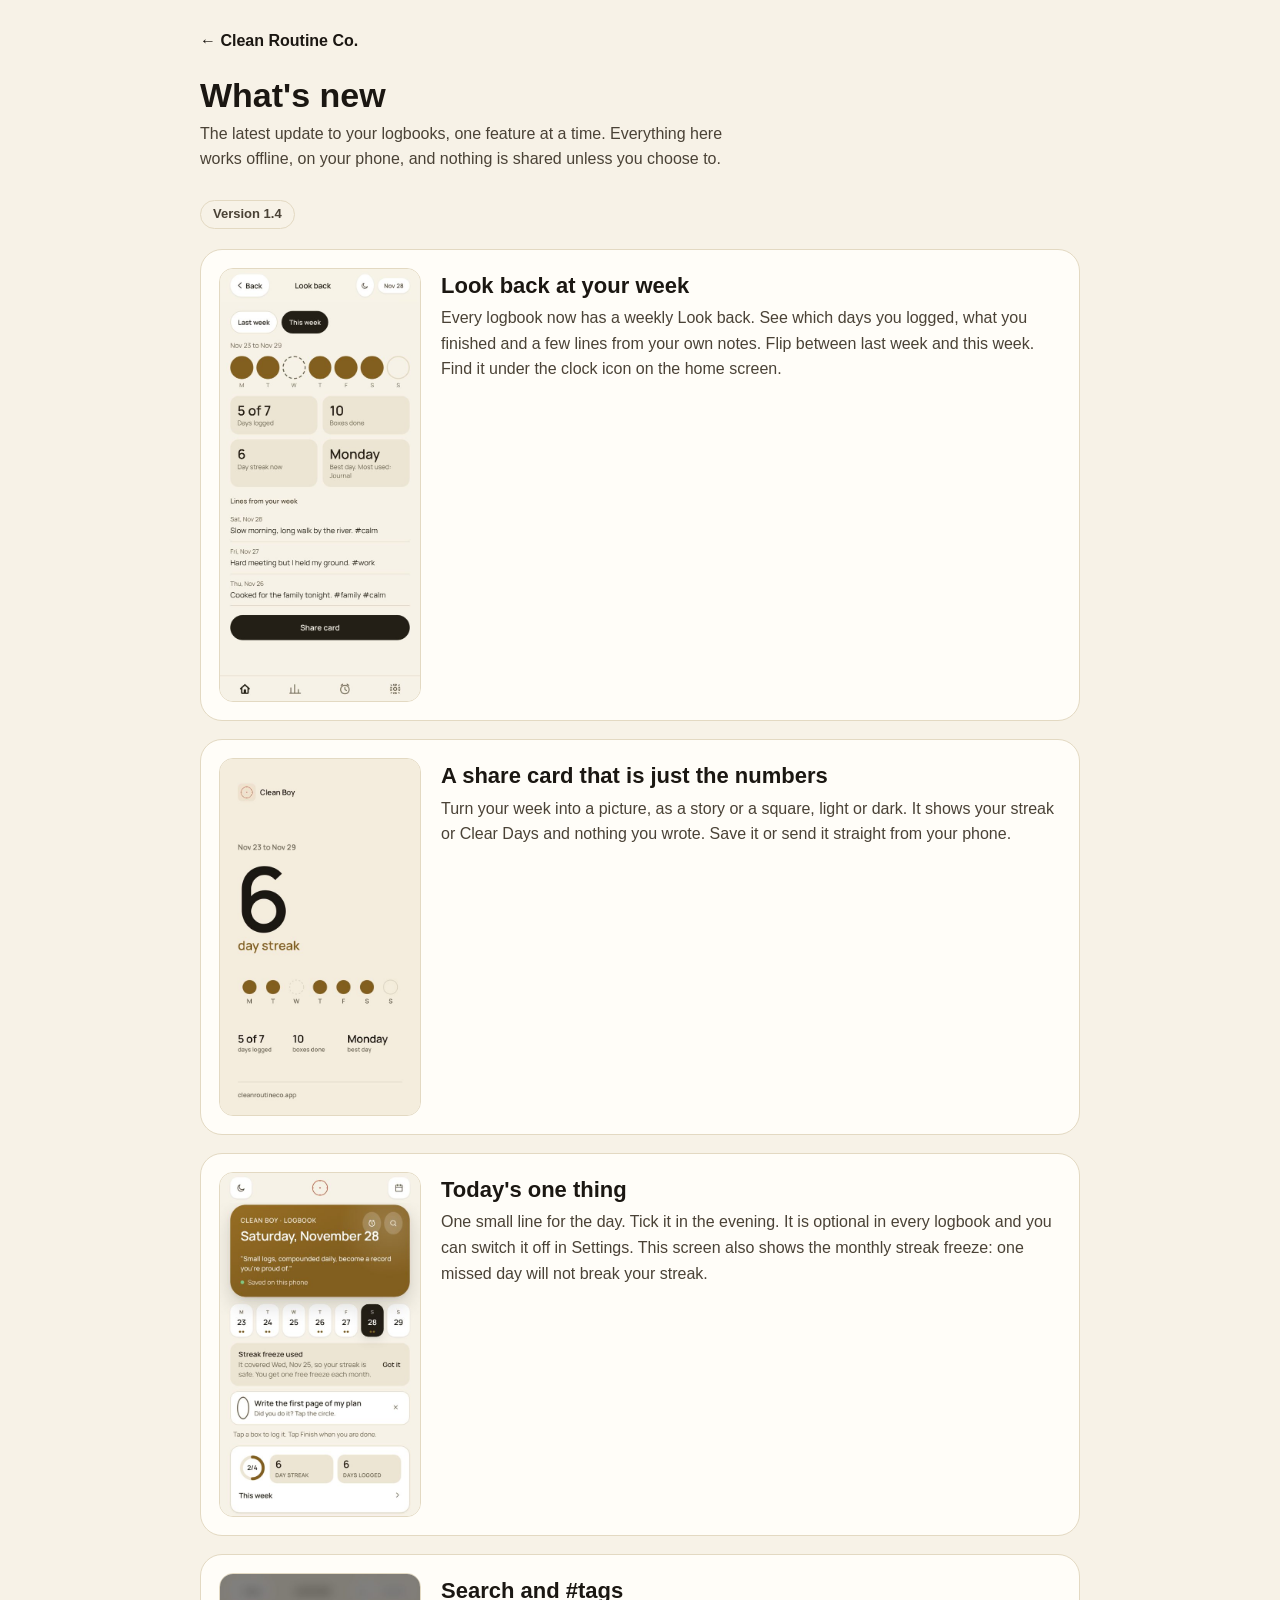
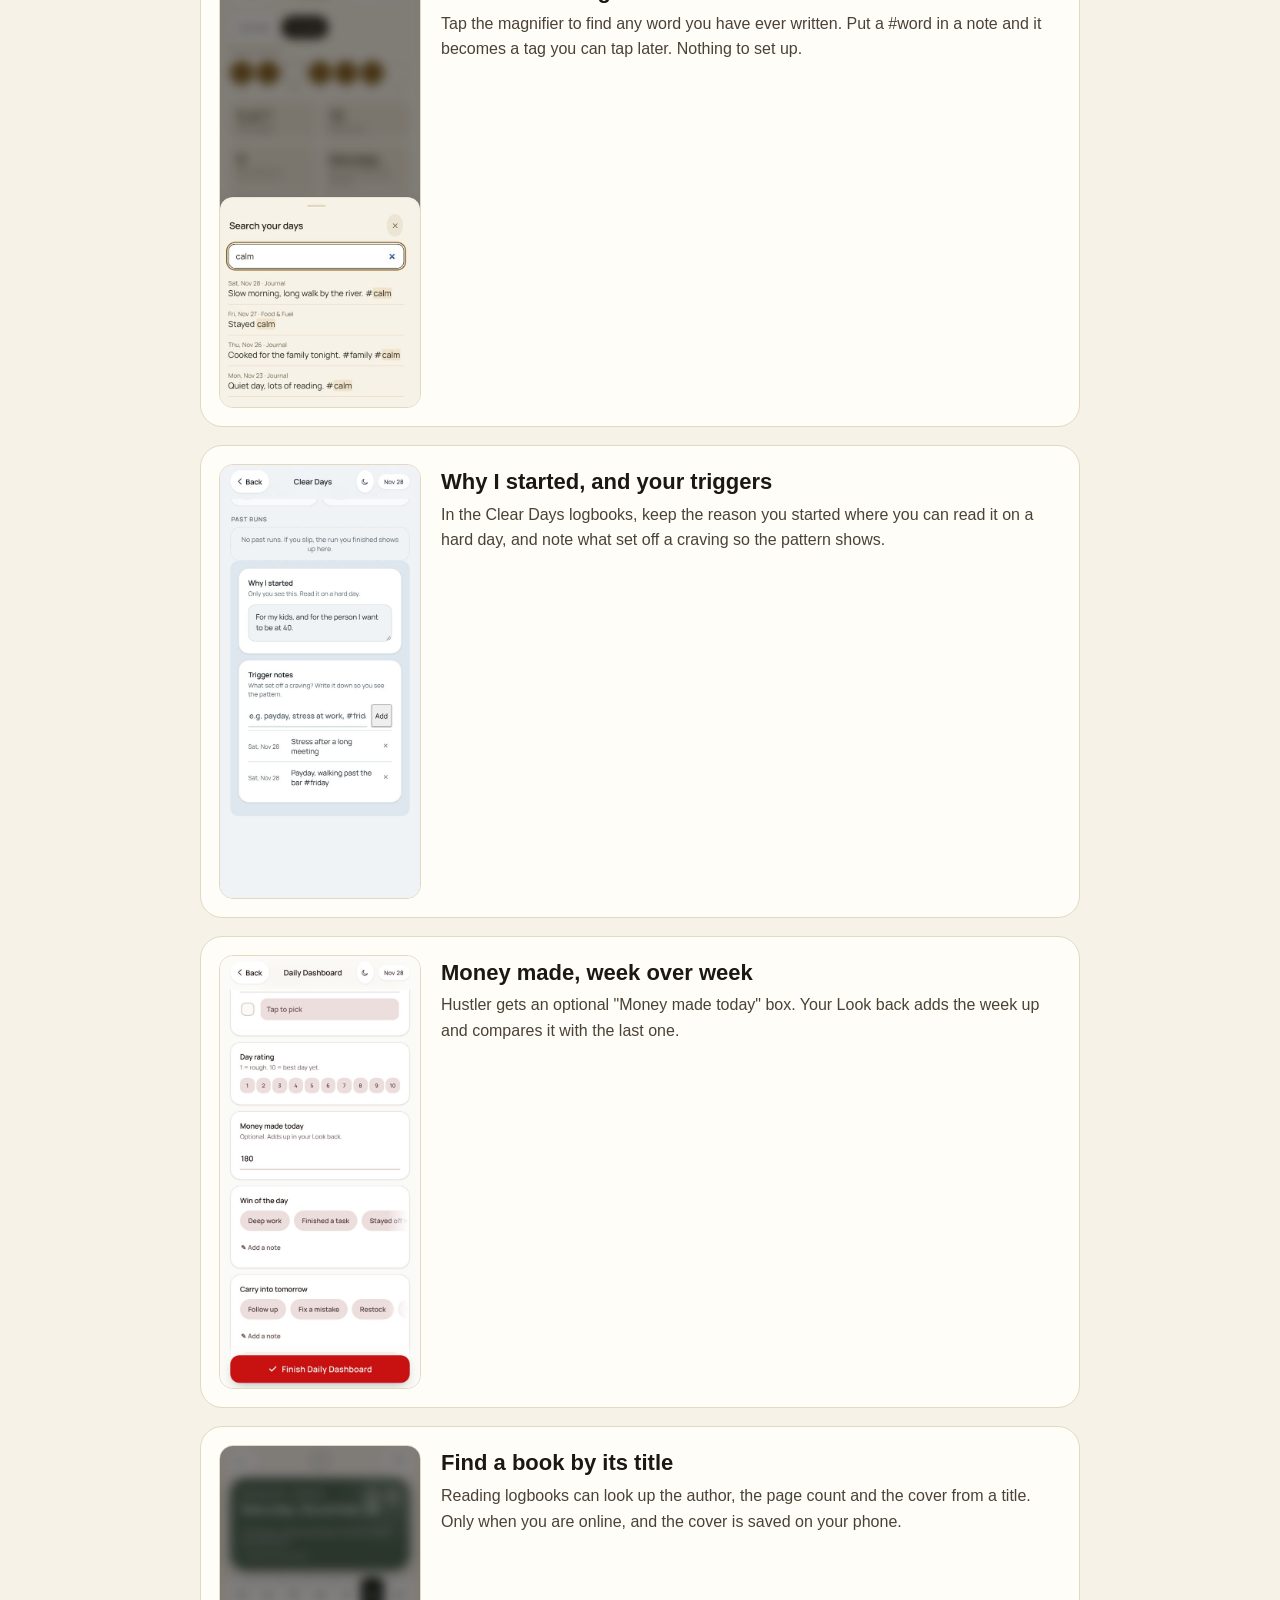
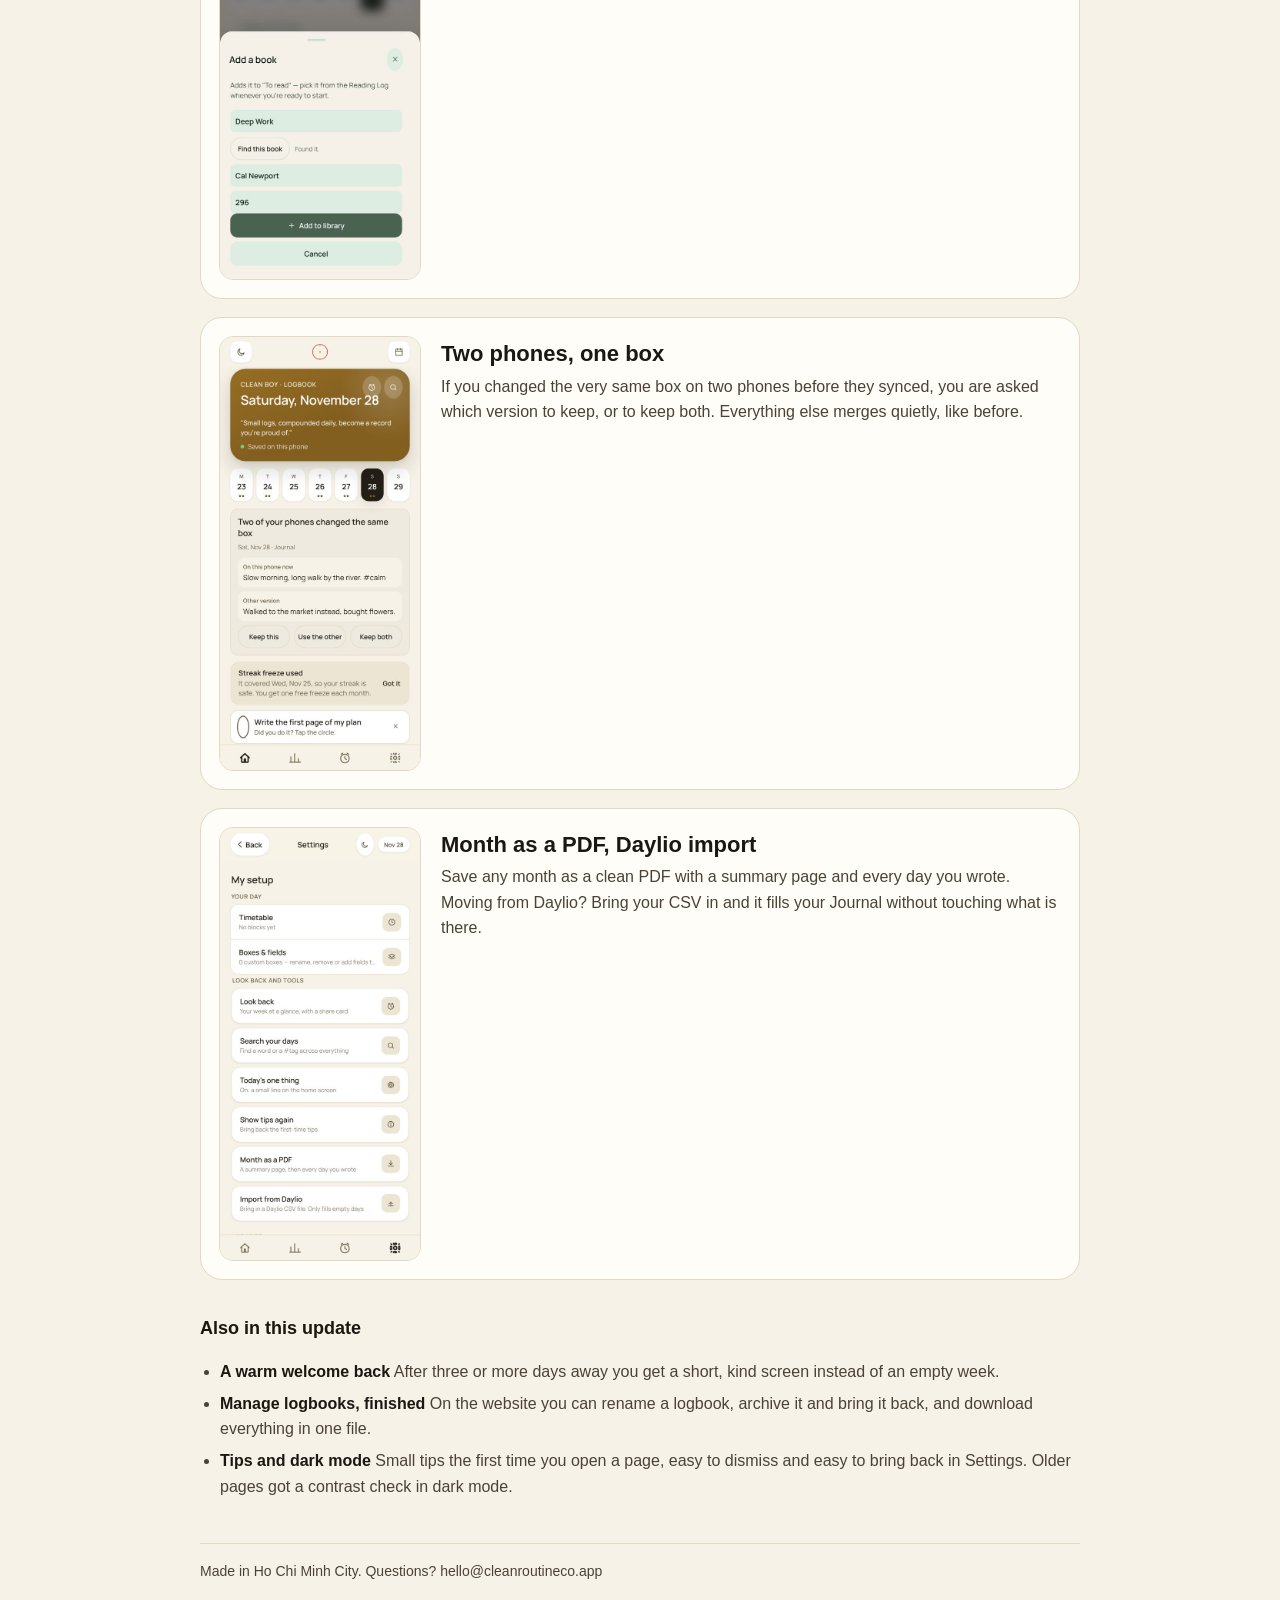
<file: whatsnew/index.html>
<!doctype html><html lang="en"><head><meta charset="utf-8"><meta name="viewport" content="width=device-width,initial-scale=1"><meta http-equiv="Content-Security-Policy" content="default-src 'none'; style-src 'unsafe-inline'; script-src 'unsafe-inline'; img-src 'self' data:; base-uri 'none'; form-action 'none'; object-src 'none'"><title>What's new | Clean Routine Co.</title><meta name="description" content="What is new in the Clean Routine Co. logbooks: Look back, share cards, search, streak freeze and more."><meta name="robots" content="index,follow">
<style>:root{--bg:#F7F2E7;--ink:#1B1712;--soft:#4A4236;--line:#E3D9C2;--card:#FFFDF8}@media(prefers-color-scheme:dark){:root{--bg:#141110;--ink:#F3EEE3;--soft:#C9C0AE;--line:#2D2823;--card:#1C1815}}
body{margin:0;background:var(--bg);color:var(--ink);font:16px/1.6 -apple-system,Segoe UI,Helvetica,Arial,sans-serif}.w{max-width:880px;margin:0 auto;padding:28px 20px 64px}a{color:inherit}header a{font-weight:700;text-decoration:none}
h1{font-size:34px;line-height:1.15;margin:22px 0 6px}.lead{color:var(--soft);max-width:60ch;margin:0 0 28px}.ver{display:inline-block;font-size:13px;font-weight:700;border:1px solid var(--line);border-radius:999px;padding:3px 12px;color:var(--soft)}
.g{display:grid;gap:18px;grid-template-columns:1fr}.c{display:grid;grid-template-columns:200px 1fr;gap:22px;align-items:start;background:var(--card);border:1px solid var(--line);border-radius:22px;padding:18px}.c img{width:100%;height:auto;border-radius:14px;border:1px solid var(--line);display:block}.c h2{font-size:22px;margin:4px 0 6px;line-height:1.25}.c p{margin:0;color:var(--soft)}
h3{font-size:18px;margin:34px 0 8px}ul{padding-left:20px;color:var(--soft)}li{margin:6px 0}li b{color:var(--ink)}footer{margin-top:44px;padding-top:16px;border-top:1px solid var(--line);font-size:14px;color:var(--soft)}
@media(max-width:620px){.c{grid-template-columns:1fr}.c img{max-width:260px}h1{font-size:28px}}</style></head><body><div class="w"><header><a href="../">&larr; Clean Routine Co.</a></header>
<h1>What's new</h1><p class="lead">The latest update to your logbooks, one feature at a time. Everything here works offline, on your phone, and nothing is shared unless you choose to.</p><span class="ver">Version 1.4</span>
<div class="g" style="margin-top:20px"><article class="c"><img src="look-back.jpg" alt="Look back at your week" loading="lazy" width="520"><div><h2>Look back at your week</h2><p>Every logbook now has a weekly Look back. See which days you logged, what you finished and a few lines from your own notes. Flip between last week and this week. Find it under the clock icon on the home screen.</p></div></article><article class="c"><img src="share-card.jpg" alt="A share card that is just the numbers" loading="lazy" width="520"><div><h2>A share card that is just the numbers</h2><p>Turn your week into a picture, as a story or a square, light or dark. It shows your streak or Clear Days and nothing you wrote. Save it or send it straight from your phone.</p></div></article><article class="c"><img src="one-thing.jpg" alt="Today&#x27;s one thing" loading="lazy" width="520"><div><h2>Today&#x27;s one thing</h2><p>One small line for the day. Tick it in the evening. It is optional in every logbook and you can switch it off in Settings. This screen also shows the monthly streak freeze: one missed day will not break your streak.</p></div></article><article class="c"><img src="search.jpg" alt="Search and #tags" loading="lazy" width="520"><div><h2>Search and #tags</h2><p>Tap the magnifier to find any word you have ever written. Put a #word in a note and it becomes a tag you can tap later. Nothing to set up.</p></div></article><article class="c"><img src="clear-days.jpg" alt="Why I started, and your triggers" loading="lazy" width="520"><div><h2>Why I started, and your triggers</h2><p>In the Clear Days logbooks, keep the reason you started where you can read it on a hard day, and note what set off a craving so the pattern shows.</p></div></article><article class="c"><img src="money.jpg" alt="Money made, week over week" loading="lazy" width="520"><div><h2>Money made, week over week</h2><p>Hustler gets an optional &quot;Money made today&quot; box. Your Look back adds the week up and compares it with the last one.</p></div></article><article class="c"><img src="books.jpg" alt="Find a book by its title" loading="lazy" width="520"><div><h2>Find a book by its title</h2><p>Reading logbooks can look up the author, the page count and the cover from a title. Only when you are online, and the cover is saved on your phone.</p></div></article><article class="c"><img src="conflict.jpg" alt="Two phones, one box" loading="lazy" width="520"><div><h2>Two phones, one box</h2><p>If you changed the very same box on two phones before they synced, you are asked which version to keep, or to keep both. Everything else merges quietly, like before.</p></div></article><article class="c"><img src="tools.jpg" alt="Month as a PDF, Daylio import" loading="lazy" width="520"><div><h2>Month as a PDF, Daylio import</h2><p>Save any month as a clean PDF with a summary page and every day you wrote. Moving from Daylio? Bring your CSV in and it fills your Journal without touching what is there.</p></div></article></div><h3>Also in this update</h3><ul><li><b>A warm welcome back</b> After three or more days away you get a short, kind screen instead of an empty week.</li><li><b>Manage logbooks, finished</b> On the website you can rename a logbook, archive it and bring it back, and download everything in one file.</li><li><b>Tips and dark mode</b> Small tips the first time you open a page, easy to dismiss and easy to bring back in Settings. Older pages got a contrast check in dark mode.</li></ul><footer>Made in Ho Chi Minh City. Questions? hello@cleanroutineco.app</footer></div>
<script>try{localStorage.setItem('cr-wn','1.4')}catch(e){}</script></body></html>
</file>
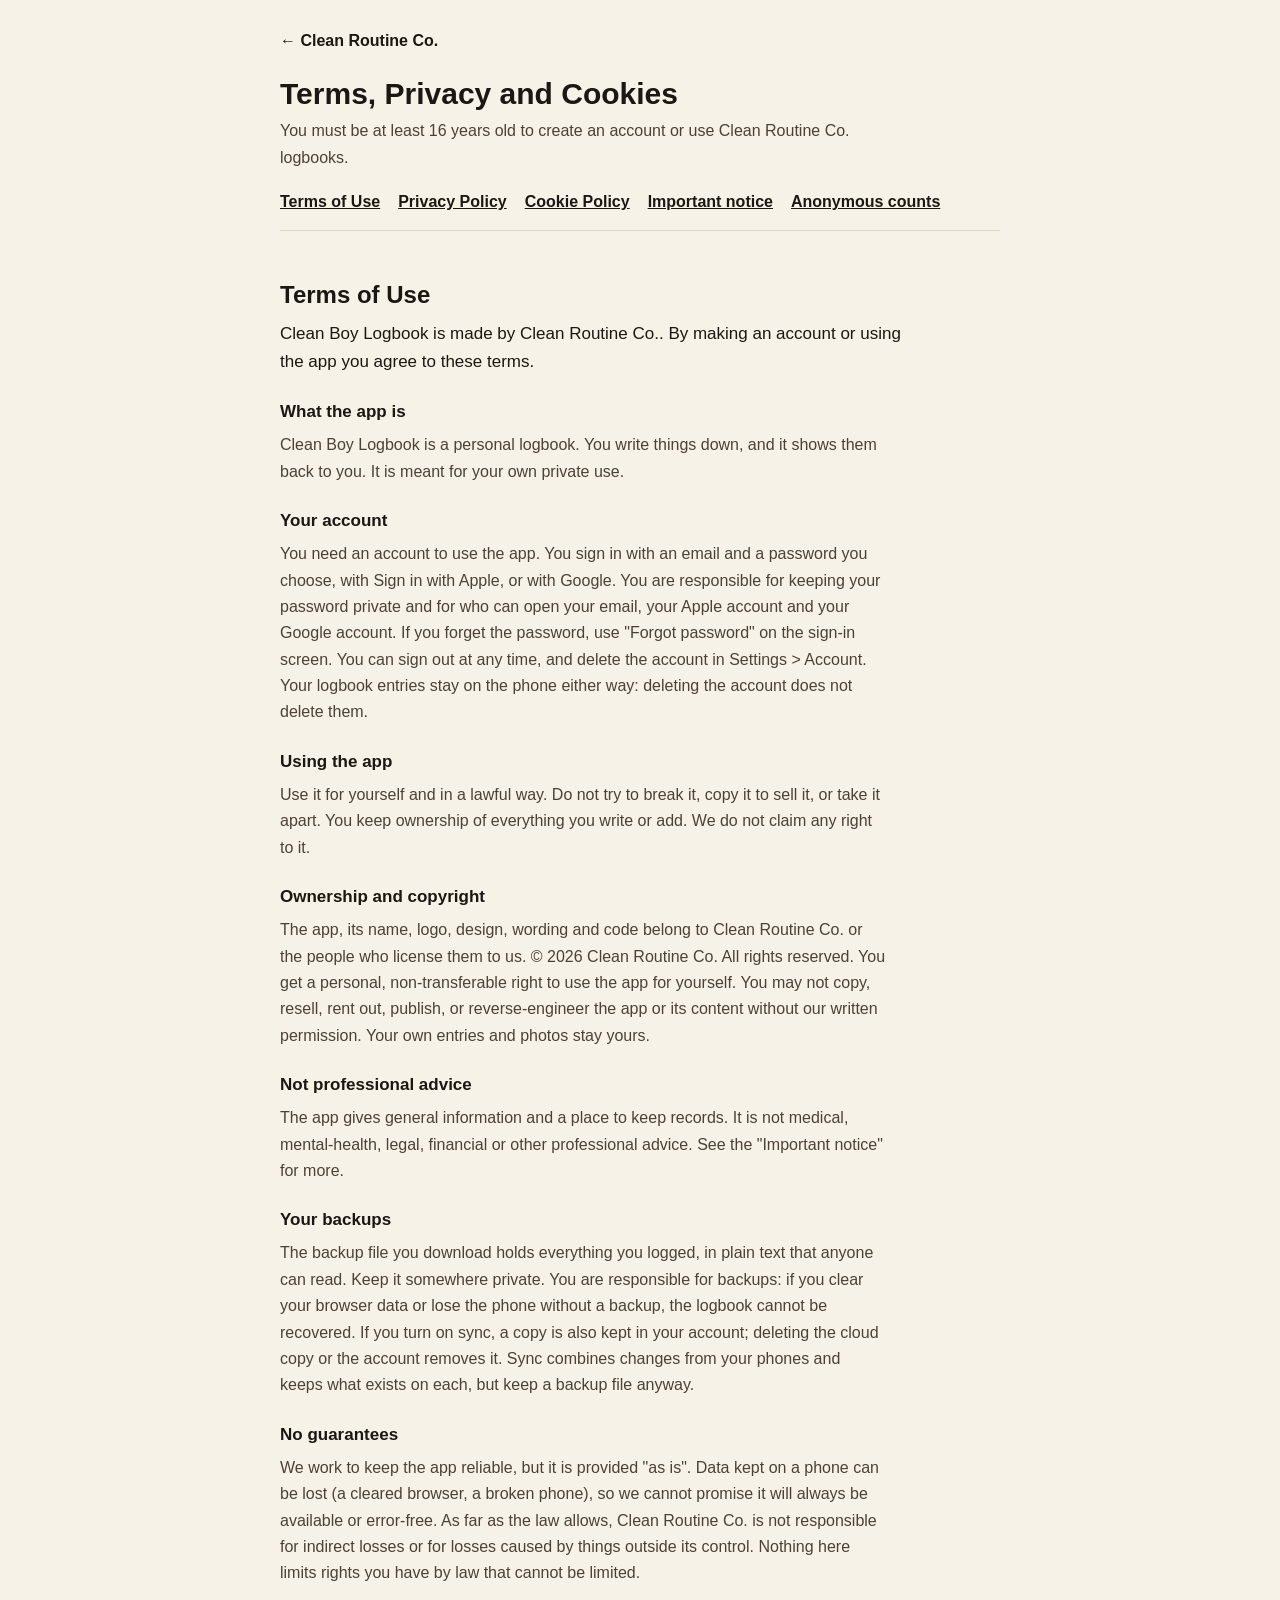
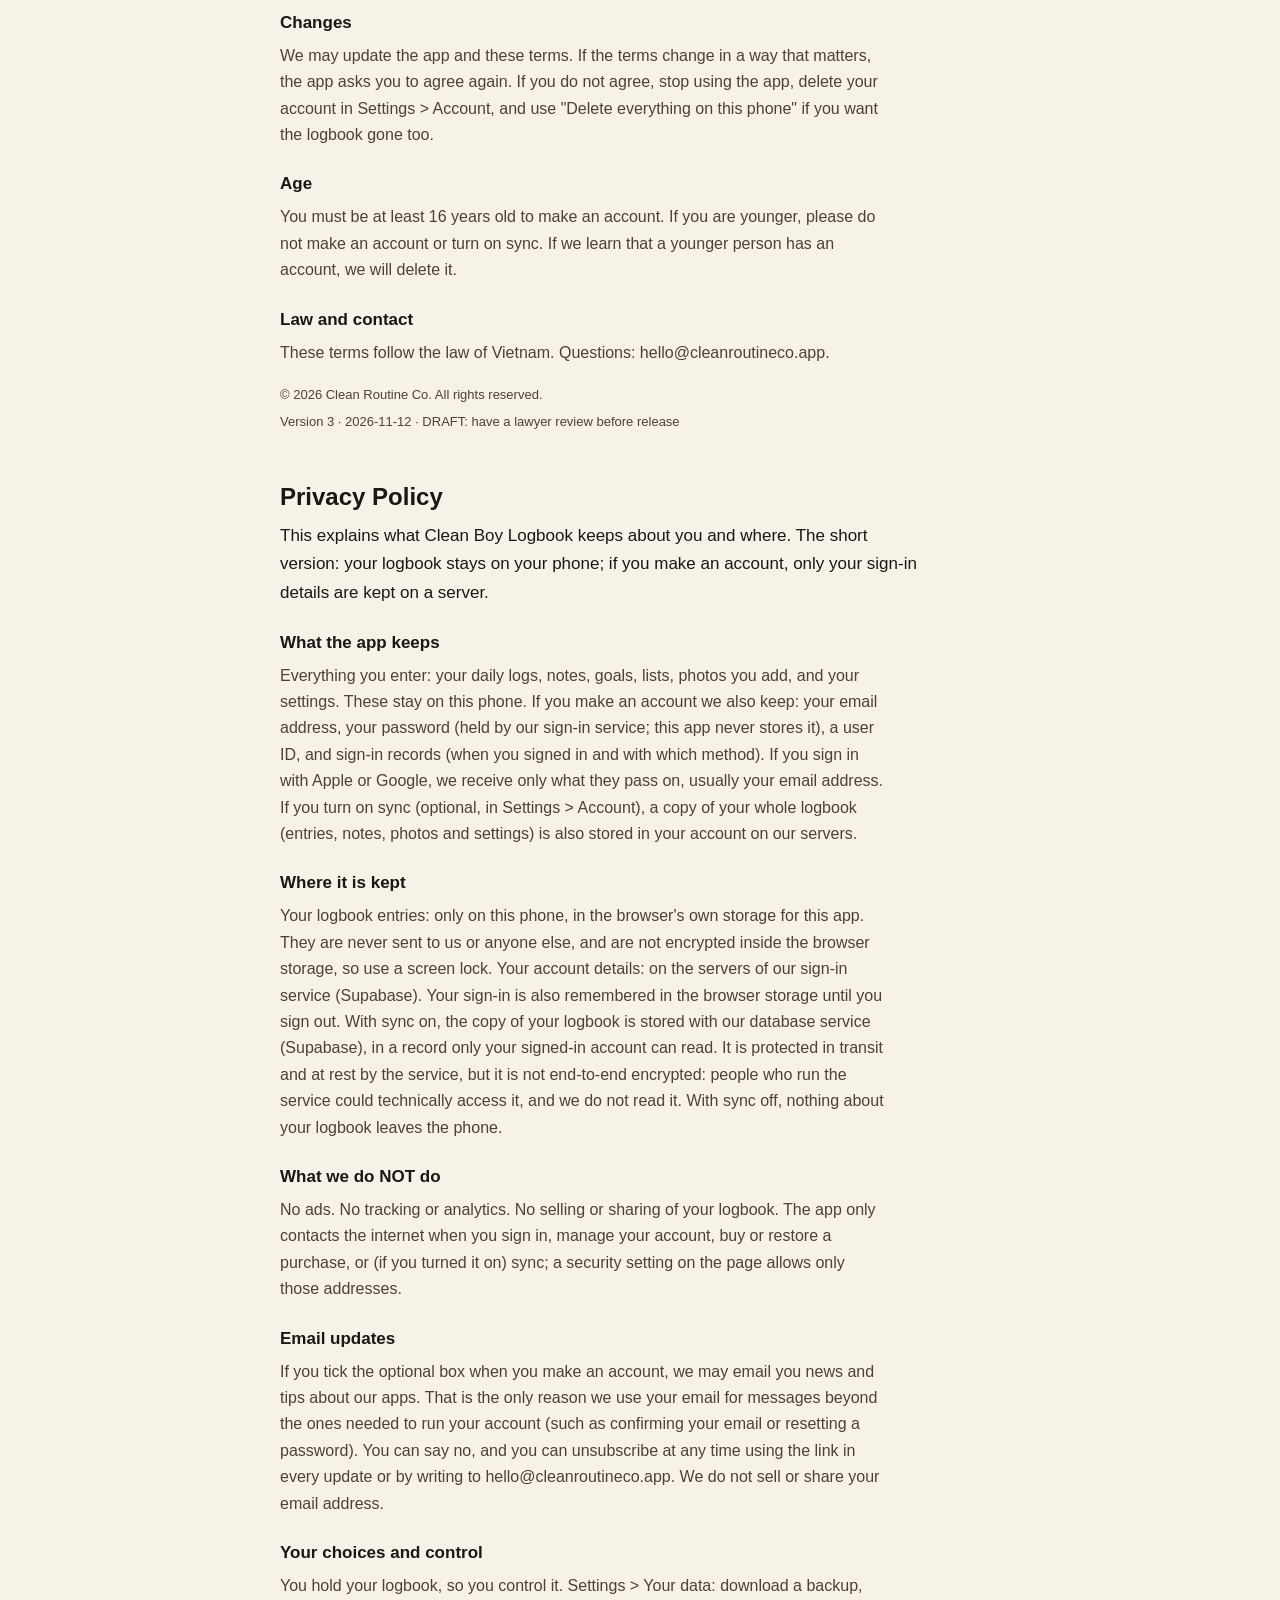
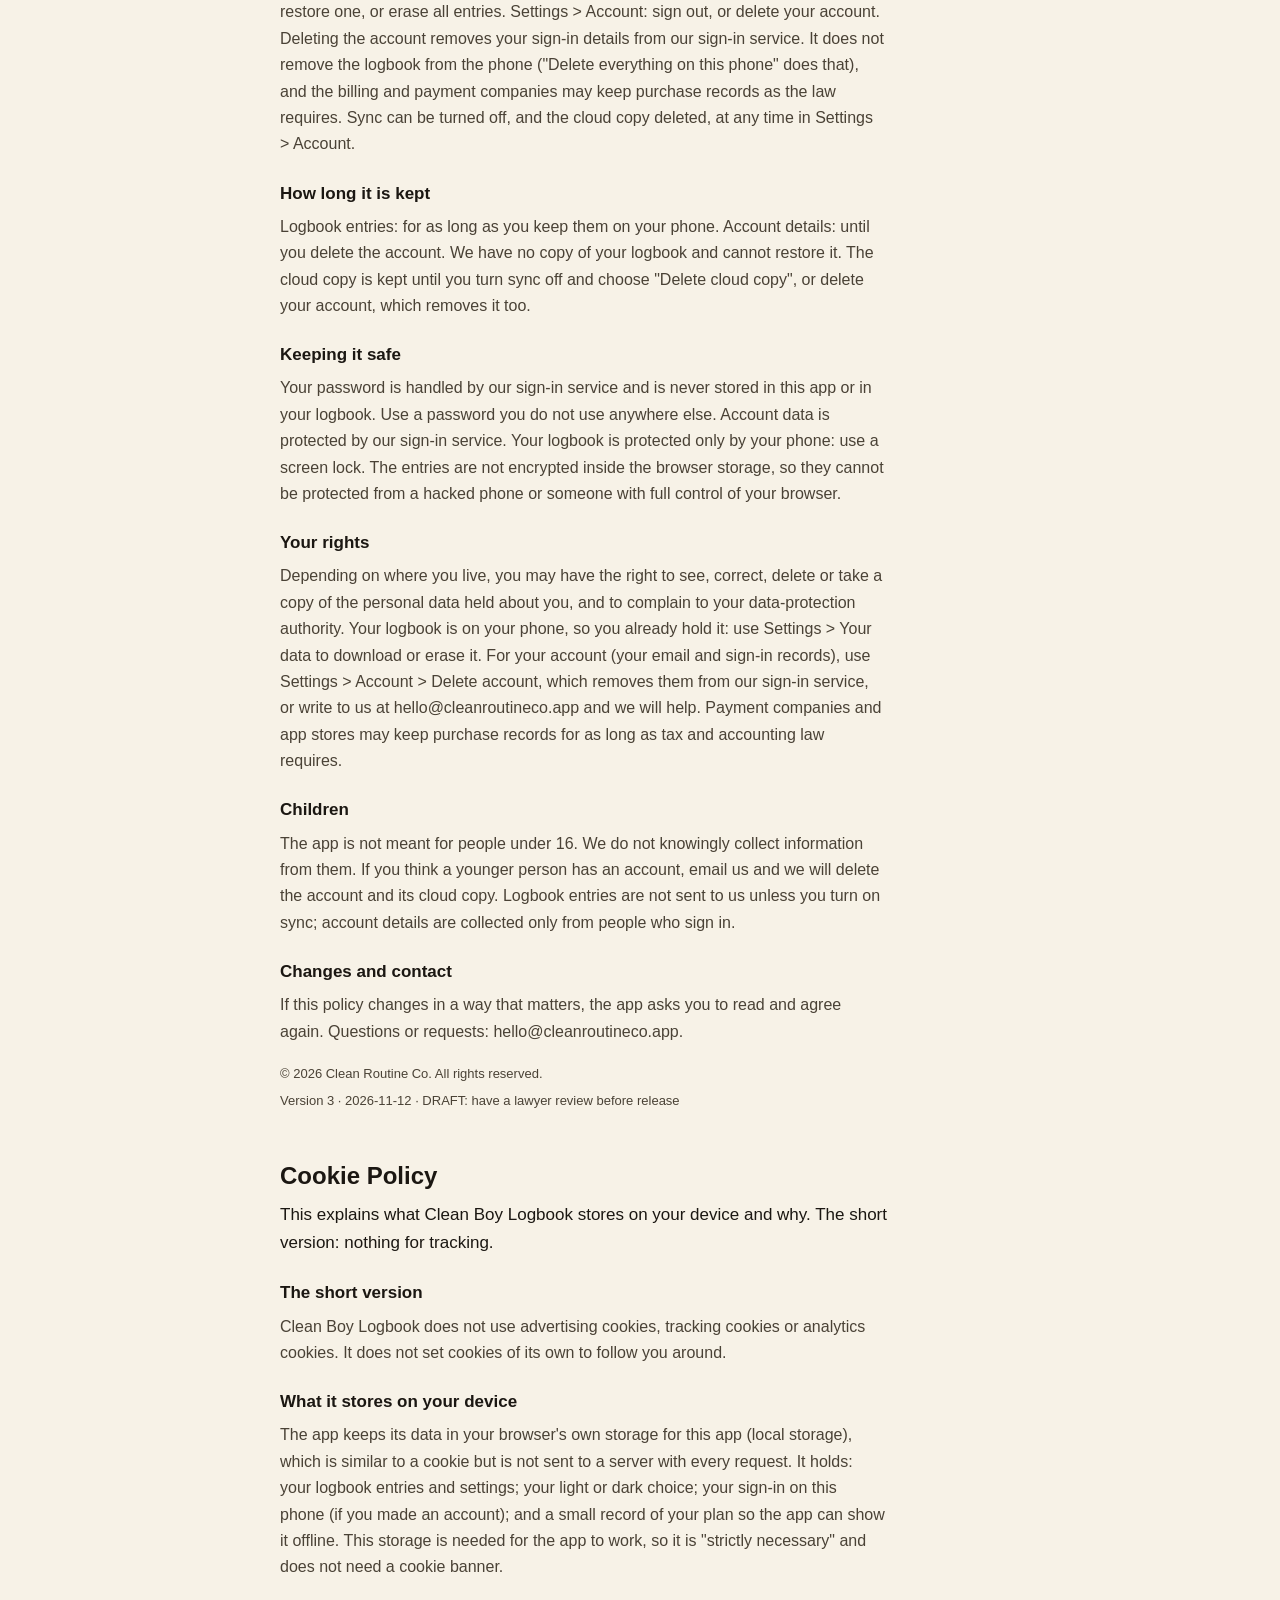
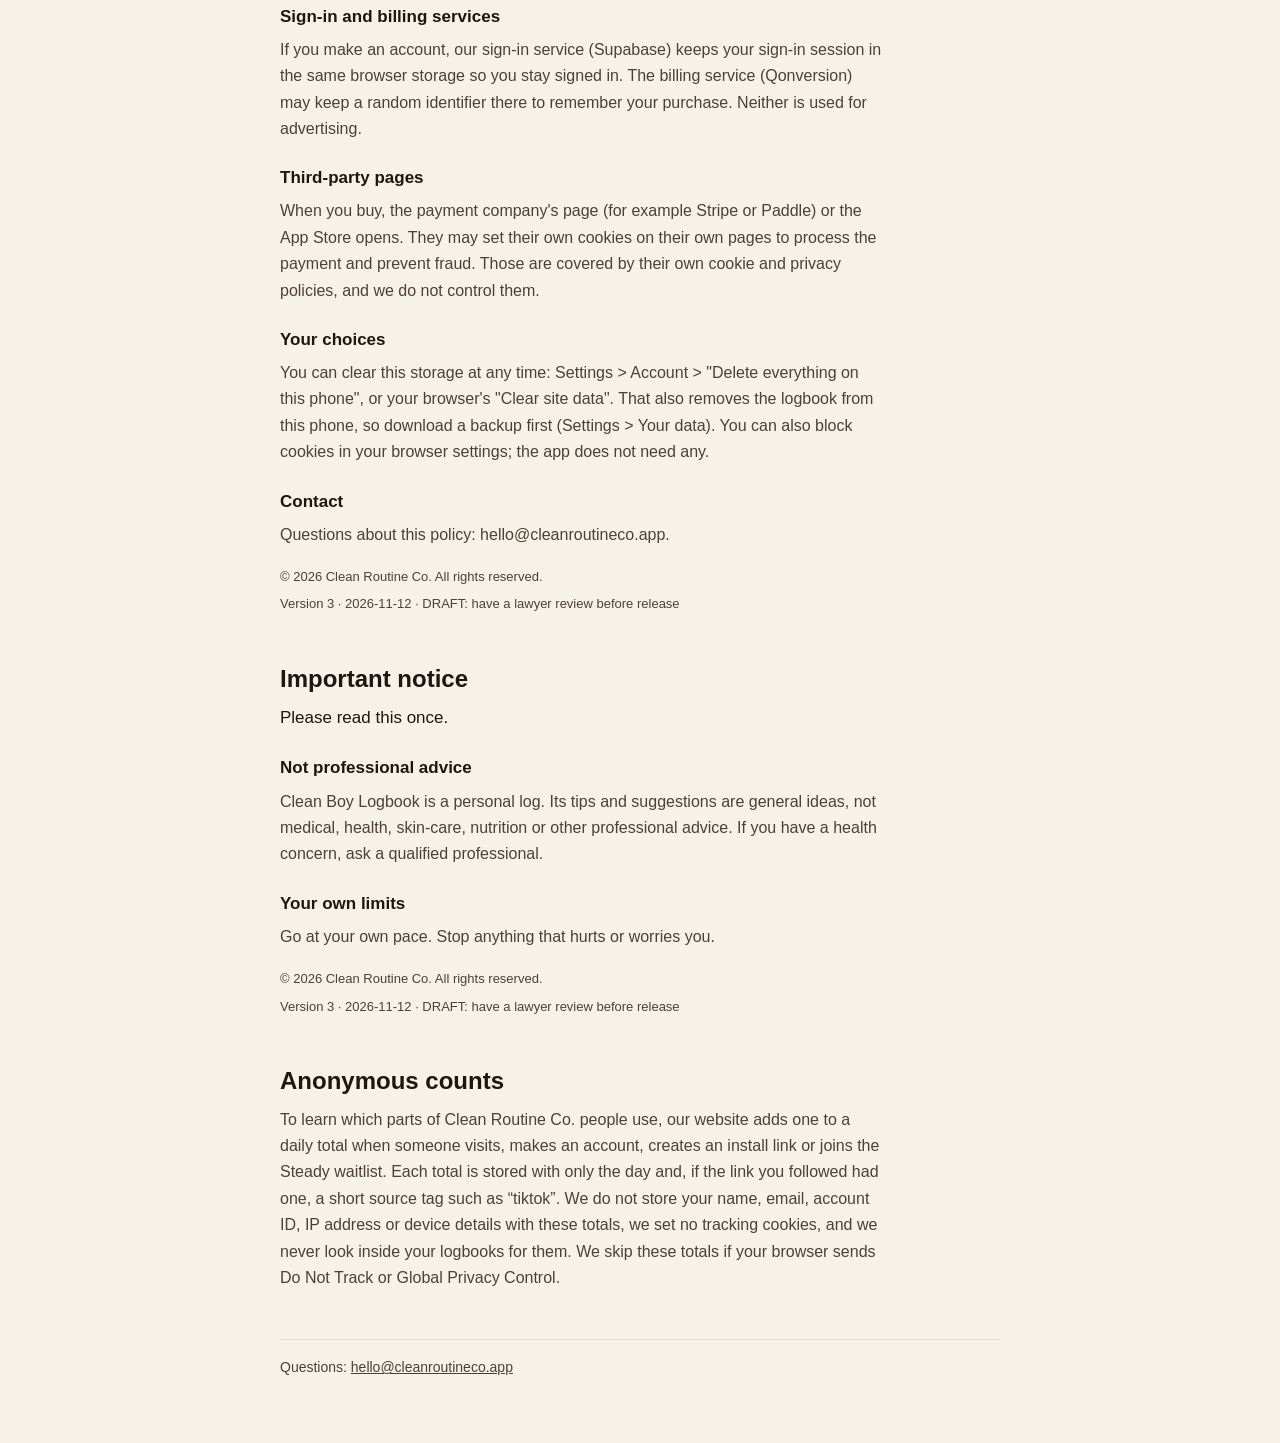
<file: legal.html>
<!doctype html><html lang="en"><head><meta charset="utf-8"><meta name="viewport" content="width=device-width,initial-scale=1"><meta http-equiv="Content-Security-Policy" content="default-src 'none'; style-src 'unsafe-inline'; img-src 'self' data:; base-uri 'none'; form-action 'none'; object-src 'none'"><title>Terms, Privacy and Cookies | Clean Routine Co.</title><meta name="robots" content="index,follow">
<style>:root{--bg:#F7F2E7;--ink:#1B1712;--soft:#4A4236;--line:#E3D9C2}@media(prefers-color-scheme:dark){:root{--bg:#141110;--ink:#F3EEE3;--soft:#C9C0AE;--line:#2D2823}}
body{margin:0;background:var(--bg);color:var(--ink);font:16px/1.65 -apple-system,Segoe UI,Helvetica,Arial,sans-serif}.w{max-width:720px;margin:0 auto;padding:28px 20px 64px}
a{color:inherit}header a.b{font-weight:700;text-decoration:none}nav{display:flex;flex-wrap:wrap;gap:8px 18px;margin:18px 0 8px;padding-bottom:14px;border-bottom:1px solid var(--line)}nav a{font-weight:600}
h1{font-size:30px;line-height:1.2;margin:22px 0 4px}h2{font-size:24px;margin:44px 0 6px;scroll-margin-top:16px}h3{font-size:17px;margin:22px 0 2px}p{margin:6px 0;color:var(--soft);max-width:68ch}.lg-intro{color:var(--ink);font-size:17px}.lg-meta{font-size:13px;margin-top:18px}
footer{margin-top:48px;padding-top:16px;border-top:1px solid var(--line);font-size:14px;color:var(--soft)}</style></head><body><div class="w"><header><a class="b" href="./">&larr; Clean Routine Co.</a></header>
<h1>Terms, Privacy and Cookies</h1><p>You must be at least 16 years old to create an account or use Clean Routine Co. logbooks.</p><nav aria-label="Documents"><a href="#terms">Terms of Use</a><a href="#privacy">Privacy Policy</a><a href="#cookies">Cookie Policy</a><a href="#notice">Important notice</a><a href="#counts">Anonymous counts</a></nav><section id="terms"><h2>Terms of Use</h2><p class="lg-intro">Clean Boy Logbook is made by Clean Routine Co.. By making an account or using the app you agree to these terms.</p><h3 class="lg-h">What the app is</h3><p class="lg-p">Clean Boy Logbook is a personal logbook. You write things down, and it shows them back to you. It is meant for your own private use.</p><h3 class="lg-h">Your account</h3><p class="lg-p">You need an account to use the app. You sign in with an email and a password you choose, with Sign in with Apple, or with Google. You are responsible for keeping your password private and for who can open your email, your Apple account and your Google account. If you forget the password, use &quot;Forgot password&quot; on the sign-in screen. You can sign out at any time, and delete the account in Settings &gt; Account. Your logbook entries stay on the phone either way: deleting the account does not delete them.</p><h3 class="lg-h">Using the app</h3><p class="lg-p">Use it for yourself and in a lawful way. Do not try to break it, copy it to sell it, or take it apart. You keep ownership of everything you write or add. We do not claim any right to it.</p><h3 class="lg-h">Ownership and copyright</h3><p class="lg-p">The app, its name, logo, design, wording and code belong to Clean Routine Co. or the people who license them to us. © 2026 Clean Routine Co. All rights reserved. You get a personal, non-transferable right to use the app for yourself. You may not copy, resell, rent out, publish, or reverse-engineer the app or its content without our written permission. Your own entries and photos stay yours.</p><h3 class="lg-h">Not professional advice</h3><p class="lg-p">The app gives general information and a place to keep records. It is not medical, mental-health, legal, financial or other professional advice. See the &quot;Important notice&quot; for more.</p><h3 class="lg-h">Your backups</h3><p class="lg-p">The backup file you download holds everything you logged, in plain text that anyone can read. Keep it somewhere private. You are responsible for backups: if you clear your browser data or lose the phone without a backup, the logbook cannot be recovered. If you turn on sync, a copy is also kept in your account; deleting the cloud copy or the account removes it. Sync combines changes from your phones and keeps what exists on each, but keep a backup file anyway.</p><h3 class="lg-h">No guarantees</h3><p class="lg-p">We work to keep the app reliable, but it is provided &quot;as is&quot;. Data kept on a phone can be lost (a cleared browser, a broken phone), so we cannot promise it will always be available or error-free. As far as the law allows, Clean Routine Co. is not responsible for indirect losses or for losses caused by things outside its control. Nothing here limits rights you have by law that cannot be limited.</p><h3 class="lg-h">Changes</h3><p class="lg-p">We may update the app and these terms. If the terms change in a way that matters, the app asks you to agree again. If you do not agree, stop using the app, delete your account in Settings &gt; Account, and use &quot;Delete everything on this phone&quot; if you want the logbook gone too.</p><h3 class="lg-h">Age</h3><p class="lg-p">You must be at least 16 years old to make an account. If you are younger, please do not make an account or turn on sync. If we learn that a younger person has an account, we will delete it.</p><h3 class="lg-h">Law and contact</h3><p class="lg-p">These terms follow the law of Vietnam. Questions: hello@cleanroutineco.app.</p><p class="lg-meta">© 2026 Clean Routine Co. All rights reserved.</p><p class="lg-meta" style="margin-top:4px">Version 3 · 2026-11-12 · DRAFT: have a lawyer review before release</p></section><section id="privacy"><h2>Privacy Policy</h2><p class="lg-intro">This explains what Clean Boy Logbook keeps about you and where. The short version: your logbook stays on your phone; if you make an account, only your sign-in details are kept on a server.</p><h3 class="lg-h">What the app keeps</h3><p class="lg-p">Everything you enter: your daily logs, notes, goals, lists, photos you add, and your settings. These stay on this phone. If you make an account we also keep: your email address, your password (held by our sign-in service; this app never stores it), a user ID, and sign-in records (when you signed in and with which method). If you sign in with Apple or Google, we receive only what they pass on, usually your email address. If you turn on sync (optional, in Settings &gt; Account), a copy of your whole logbook (entries, notes, photos and settings) is also stored in your account on our servers.</p><h3 class="lg-h">Where it is kept</h3><p class="lg-p">Your logbook entries: only on this phone, in the browser&#39;s own storage for this app. They are never sent to us or anyone else, and are not encrypted inside the browser storage, so use a screen lock. Your account details: on the servers of our sign-in service (Supabase). Your sign-in is also remembered in the browser storage until you sign out. With sync on, the copy of your logbook is stored with our database service (Supabase), in a record only your signed-in account can read. It is protected in transit and at rest by the service, but it is not end-to-end encrypted: people who run the service could technically access it, and we do not read it. With sync off, nothing about your logbook leaves the phone.</p><h3 class="lg-h">What we do NOT do</h3><p class="lg-p">No ads. No tracking or analytics. No selling or sharing of your logbook. The app only contacts the internet when you sign in, manage your account, buy or restore a purchase, or (if you turned it on) sync; a security setting on the page allows only those addresses.</p><h3 class="lg-h">Email updates</h3><p class="lg-p">If you tick the optional box when you make an account, we may email you news and tips about our apps. That is the only reason we use your email for messages beyond the ones needed to run your account (such as confirming your email or resetting a password). You can say no, and you can unsubscribe at any time using the link in every update or by writing to hello@cleanroutineco.app. We do not sell or share your email address.</p><h3 class="lg-h">Your choices and control</h3><p class="lg-p">You hold your logbook, so you control it. Settings &gt; Your data: download a backup, restore one, or erase all entries. Settings &gt; Account: sign out, or delete your account. Deleting the account removes your sign-in details from our sign-in service. It does not remove the logbook from the phone (&quot;Delete everything on this phone&quot; does that), and the billing and payment companies may keep purchase records as the law requires. Sync can be turned off, and the cloud copy deleted, at any time in Settings &gt; Account.</p><h3 class="lg-h">How long it is kept</h3><p class="lg-p">Logbook entries: for as long as you keep them on your phone. Account details: until you delete the account. We have no copy of your logbook and cannot restore it. The cloud copy is kept until you turn sync off and choose &quot;Delete cloud copy&quot;, or delete your account, which removes it too.</p><h3 class="lg-h">Keeping it safe</h3><p class="lg-p">Your password is handled by our sign-in service and is never stored in this app or in your logbook. Use a password you do not use anywhere else. Account data is protected by our sign-in service. Your logbook is protected only by your phone: use a screen lock. The entries are not encrypted inside the browser storage, so they cannot be protected from a hacked phone or someone with full control of your browser.</p><h3 class="lg-h">Your rights</h3><p class="lg-p">Depending on where you live, you may have the right to see, correct, delete or take a copy of the personal data held about you, and to complain to your data-protection authority. Your logbook is on your phone, so you already hold it: use Settings &gt; Your data to download or erase it. For your account (your email and sign-in records), use Settings &gt; Account &gt; Delete account, which removes them from our sign-in service, or write to us at hello@cleanroutineco.app and we will help. Payment companies and app stores may keep purchase records for as long as tax and accounting law requires.</p><h3 class="lg-h">Children</h3><p class="lg-p">The app is not meant for people under 16. We do not knowingly collect information from them. If you think a younger person has an account, email us and we will delete the account and its cloud copy. Logbook entries are not sent to us unless you turn on sync; account details are collected only from people who sign in.</p><h3 class="lg-h">Changes and contact</h3><p class="lg-p">If this policy changes in a way that matters, the app asks you to read and agree again. Questions or requests: hello@cleanroutineco.app.</p><p class="lg-meta">© 2026 Clean Routine Co. All rights reserved.</p><p class="lg-meta" style="margin-top:4px">Version 3 · 2026-11-12 · DRAFT: have a lawyer review before release</p></section><section id="cookies"><h2>Cookie Policy</h2><p class="lg-intro">This explains what Clean Boy Logbook stores on your device and why. The short version: nothing for tracking.</p><h3 class="lg-h">The short version</h3><p class="lg-p">Clean Boy Logbook does not use advertising cookies, tracking cookies or analytics cookies. It does not set cookies of its own to follow you around.</p><h3 class="lg-h">What it stores on your device</h3><p class="lg-p">The app keeps its data in your browser&#39;s own storage for this app (local storage), which is similar to a cookie but is not sent to a server with every request. It holds: your logbook entries and settings; your light or dark choice; your sign-in on this phone (if you made an account); and a small record of your plan so the app can show it offline. This storage is needed for the app to work, so it is &quot;strictly necessary&quot; and does not need a cookie banner.</p><h3 class="lg-h">Sign-in and billing services</h3><p class="lg-p">If you make an account, our sign-in service (Supabase) keeps your sign-in session in the same browser storage so you stay signed in. The billing service (Qonversion) may keep a random identifier there to remember your purchase. Neither is used for advertising.</p><h3 class="lg-h">Third-party pages</h3><p class="lg-p">When you buy, the payment company&#39;s page (for example Stripe or Paddle) or the App Store opens. They may set their own cookies on their own pages to process the payment and prevent fraud. Those are covered by their own cookie and privacy policies, and we do not control them.</p><h3 class="lg-h">Your choices</h3><p class="lg-p">You can clear this storage at any time: Settings &gt; Account &gt; &quot;Delete everything on this phone&quot;, or your browser&#39;s &quot;Clear site data&quot;. That also removes the logbook from this phone, so download a backup first (Settings &gt; Your data). You can also block cookies in your browser settings; the app does not need any.</p><h3 class="lg-h">Contact</h3><p class="lg-p">Questions about this policy: hello@cleanroutineco.app.</p><p class="lg-meta">© 2026 Clean Routine Co. All rights reserved.</p><p class="lg-meta" style="margin-top:4px">Version 3 · 2026-11-12 · DRAFT: have a lawyer review before release</p></section><section id="notice"><h2>Important notice</h2><p class="lg-intro">Please read this once.</p><h3 class="lg-h">Not professional advice</h3><p class="lg-p">Clean Boy Logbook is a personal log. Its tips and suggestions are general ideas, not medical, health, skin-care, nutrition or other professional advice. If you have a health concern, ask a qualified professional.</p><h3 class="lg-h">Your own limits</h3><p class="lg-p">Go at your own pace. Stop anything that hurts or worries you.</p><p class="lg-meta">© 2026 Clean Routine Co. All rights reserved.</p><p class="lg-meta" style="margin-top:4px">Version 3 · 2026-11-12 · DRAFT: have a lawyer review before release</p></section><section id="counts"><h2>Anonymous counts</h2><p>To learn which parts of Clean Routine Co. people use, our website adds one to a daily total when someone visits, makes an account, creates an install link or joins the Steady waitlist. Each total is stored with only the day and, if the link you followed had one, a short source tag such as &ldquo;tiktok&rdquo;. We do not store your name, email, account ID, IP address or device details with these totals, we set no tracking cookies, and we never look inside your logbooks for them. We skip these totals if your browser sends Do Not Track or Global Privacy Control.</p></section>
<footer>Questions: <a href="mailto:hello@cleanroutineco.app">hello@cleanroutineco.app</a></footer></div></body></html>
</file>
